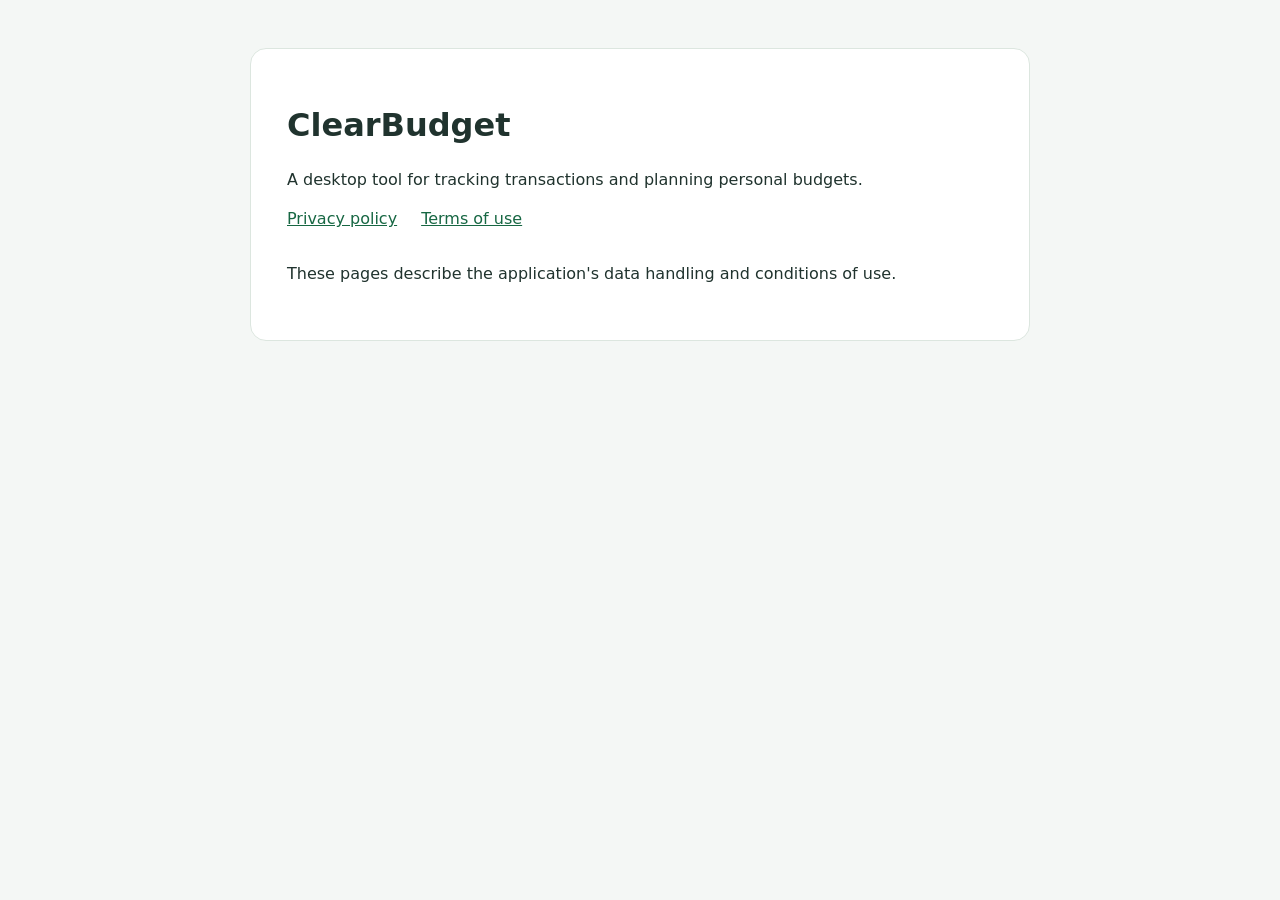
<file: index.html>
<!doctype html>
<html lang="en"><head><meta charset="utf-8"><meta name="viewport" content="width=device-width,initial-scale=1"><title>ClearBudget · Policies</title><link rel="stylesheet" href="styles.css"></head><body><main><h1>ClearBudget</h1><p>A desktop tool for tracking transactions and planning personal budgets.</p><nav aria-label="Policies"><a href="privacy.html">Privacy policy</a><a href="terms.html">Terms of use</a></nav><p>These pages describe the application's data handling and conditions of use.</p></main></body></html>
</file>
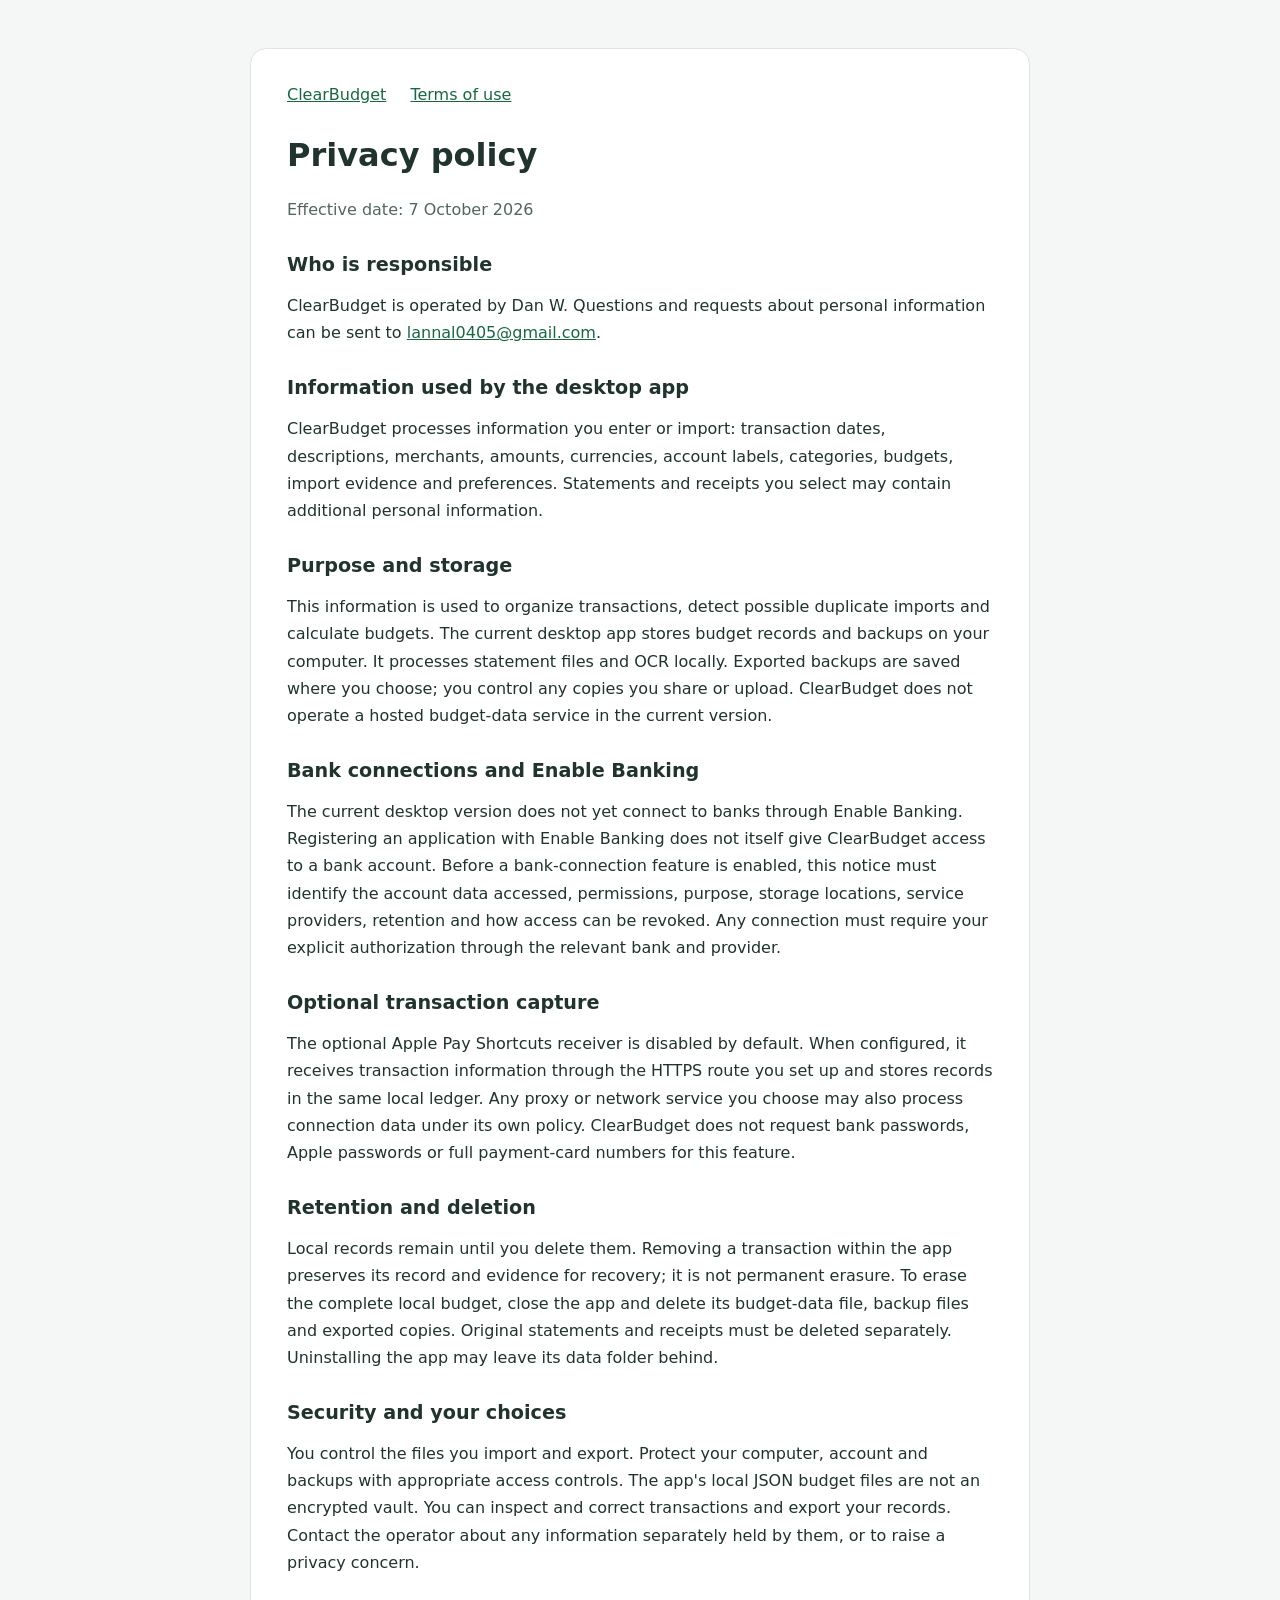
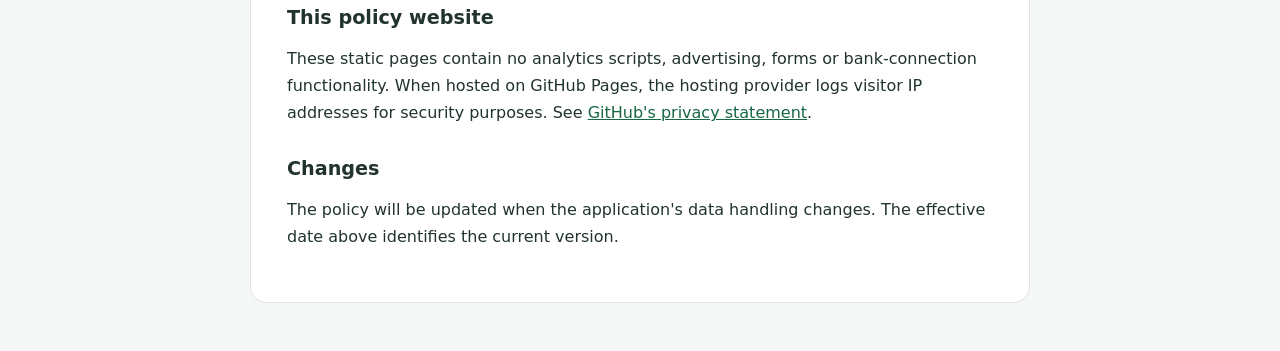
<file: privacy.html>
<!doctype html>
<html lang="en"><head><meta charset="utf-8"><meta name="viewport" content="width=device-width,initial-scale=1"><title>ClearBudget · Privacy Policy</title><link rel="stylesheet" href="styles.css"></head><body><main>
<nav aria-label="Policies"><a href="index.html">ClearBudget</a><a href="terms.html">Terms of use</a></nav>
<h1>Privacy policy</h1><p class="meta">Effective date: 7 October 2026</p>
<h2>Who is responsible</h2><p>ClearBudget is operated by Dan W. Questions and requests about personal information can be sent to <a href="mailto:lannal0405@gmail.com">lannal0405@gmail.com</a>.</p>
<h2>Information used by the desktop app</h2><p>ClearBudget processes information you enter or import: transaction dates, descriptions, merchants, amounts, currencies, account labels, categories, budgets, import evidence and preferences. Statements and receipts you select may contain additional personal information.</p>
<h2>Purpose and storage</h2><p>This information is used to organize transactions, detect possible duplicate imports and calculate budgets. The current desktop app stores budget records and backups on your computer. It processes statement files and OCR locally. Exported backups are saved where you choose; you control any copies you share or upload. ClearBudget does not operate a hosted budget-data service in the current version.</p>
<h2>Bank connections and Enable Banking</h2><p>The current desktop version does not yet connect to banks through Enable Banking. Registering an application with Enable Banking does not itself give ClearBudget access to a bank account. Before a bank-connection feature is enabled, this notice must identify the account data accessed, permissions, purpose, storage locations, service providers, retention and how access can be revoked. Any connection must require your explicit authorization through the relevant bank and provider.</p>
<h2>Optional transaction capture</h2><p>The optional Apple Pay Shortcuts receiver is disabled by default. When configured, it receives transaction information through the HTTPS route you set up and stores records in the same local ledger. Any proxy or network service you choose may also process connection data under its own policy. ClearBudget does not request bank passwords, Apple passwords or full payment-card numbers for this feature.</p>
<h2>Retention and deletion</h2><p>Local records remain until you delete them. Removing a transaction within the app preserves its record and evidence for recovery; it is not permanent erasure. To erase the complete local budget, close the app and delete its budget-data file, backup files and exported copies. Original statements and receipts must be deleted separately. Uninstalling the app may leave its data folder behind.</p>
<h2>Security and your choices</h2><p>You control the files you import and export. Protect your computer, account and backups with appropriate access controls. The app's local JSON budget files are not an encrypted vault. You can inspect and correct transactions and export your records. Contact the operator about any information separately held by them, or to raise a privacy concern.</p>
<h2>This policy website</h2><p>These static pages contain no analytics scripts, advertising, forms or bank-connection functionality. When hosted on GitHub Pages, the hosting provider logs visitor IP addresses for security purposes. See <a href="https://docs.github.com/en/site-policy/privacy-policies/github-general-privacy-statement">GitHub's privacy statement</a>.</p>
<h2>Changes</h2><p>The policy will be updated when the application's data handling changes. The effective date above identifies the current version.</p>
</main></body></html>
</file>
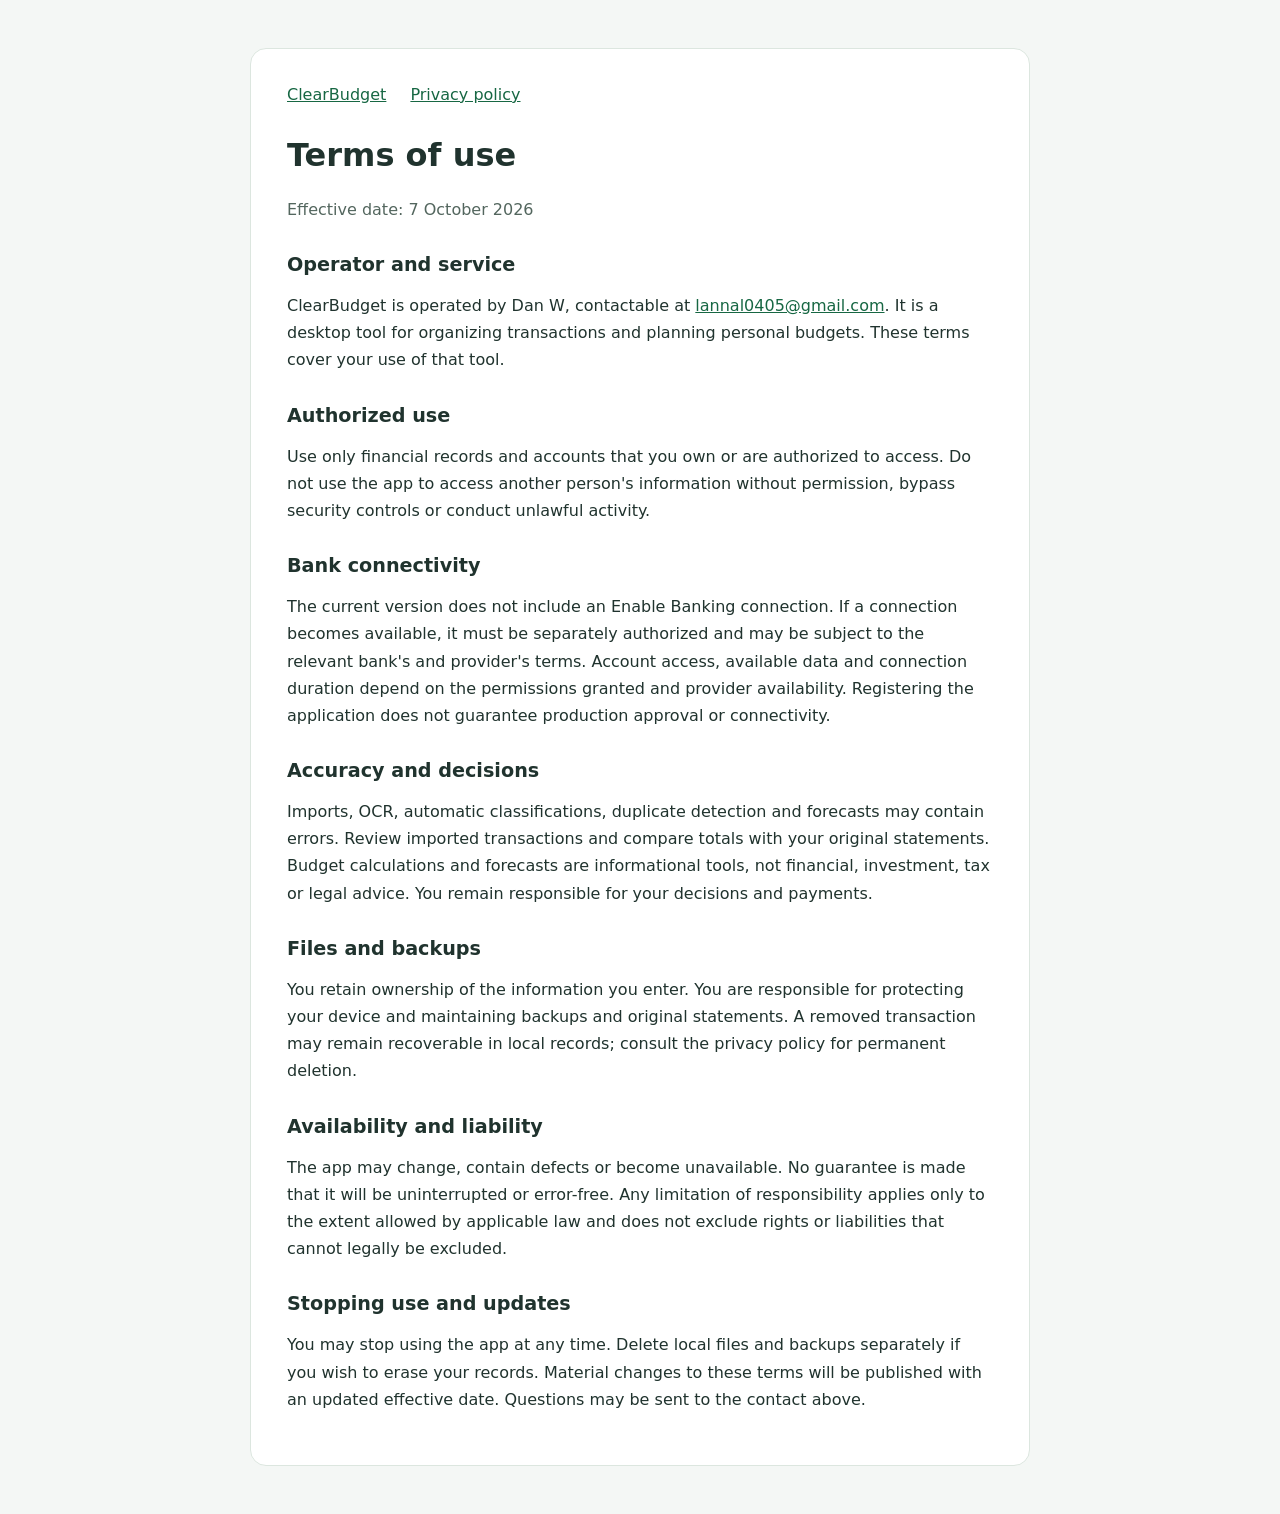
<file: terms.html>
<!doctype html>
<html lang="en"><head><meta charset="utf-8"><meta name="viewport" content="width=device-width,initial-scale=1"><title>ClearBudget · Terms of Use</title><link rel="stylesheet" href="styles.css"></head><body><main>
<nav aria-label="Policies"><a href="index.html">ClearBudget</a><a href="privacy.html">Privacy policy</a></nav>
<h1>Terms of use</h1><p class="meta">Effective date: 7 October 2026</p>
<h2>Operator and service</h2><p>ClearBudget is operated by Dan W, contactable at <a href="mailto:lannal0405@gmail.com">lannal0405@gmail.com</a>. It is a desktop tool for organizing transactions and planning personal budgets. These terms cover your use of that tool.</p>
<h2>Authorized use</h2><p>Use only financial records and accounts that you own or are authorized to access. Do not use the app to access another person's information without permission, bypass security controls or conduct unlawful activity.</p>
<h2>Bank connectivity</h2><p>The current version does not include an Enable Banking connection. If a connection becomes available, it must be separately authorized and may be subject to the relevant bank's and provider's terms. Account access, available data and connection duration depend on the permissions granted and provider availability. Registering the application does not guarantee production approval or connectivity.</p>
<h2>Accuracy and decisions</h2><p>Imports, OCR, automatic classifications, duplicate detection and forecasts may contain errors. Review imported transactions and compare totals with your original statements. Budget calculations and forecasts are informational tools, not financial, investment, tax or legal advice. You remain responsible for your decisions and payments.</p>
<h2>Files and backups</h2><p>You retain ownership of the information you enter. You are responsible for protecting your device and maintaining backups and original statements. A removed transaction may remain recoverable in local records; consult the privacy policy for permanent deletion.</p>
<h2>Availability and liability</h2><p>The app may change, contain defects or become unavailable. No guarantee is made that it will be uninterrupted or error-free. Any limitation of responsibility applies only to the extent allowed by applicable law and does not exclude rights or liabilities that cannot legally be excluded.</p>
<h2>Stopping use and updates</h2><p>You may stop using the app at any time. Delete local files and backups separately if you wish to erase your records. Material changes to these terms will be published with an updated effective date. Questions may be sent to the contact above.</p>
</main></body></html>
</file>
<file: styles.css>
:root{color-scheme:light;font-family:system-ui,-apple-system,"Segoe UI",sans-serif;color:#20332e;background:#f4f7f5}*{box-sizing:border-box}body{margin:0}main{max-width:780px;margin:48px auto;padding:36px;background:white;border:1px solid #dce6df;border-radius:16px}nav{display:flex;gap:24px;margin-bottom:32px}a{color:#176743}h1{font-size:2rem;line-height:1.2}h2{font-size:1.2rem;margin-top:30px}p,li{line-height:1.7}.meta{color:#53665e}.draft{padding:16px;background:#fff4d4;border:1px solid #e3cb87;border-radius:8px}@media(max-width:600px){main{margin:16px;padding:24px}}
</file>
